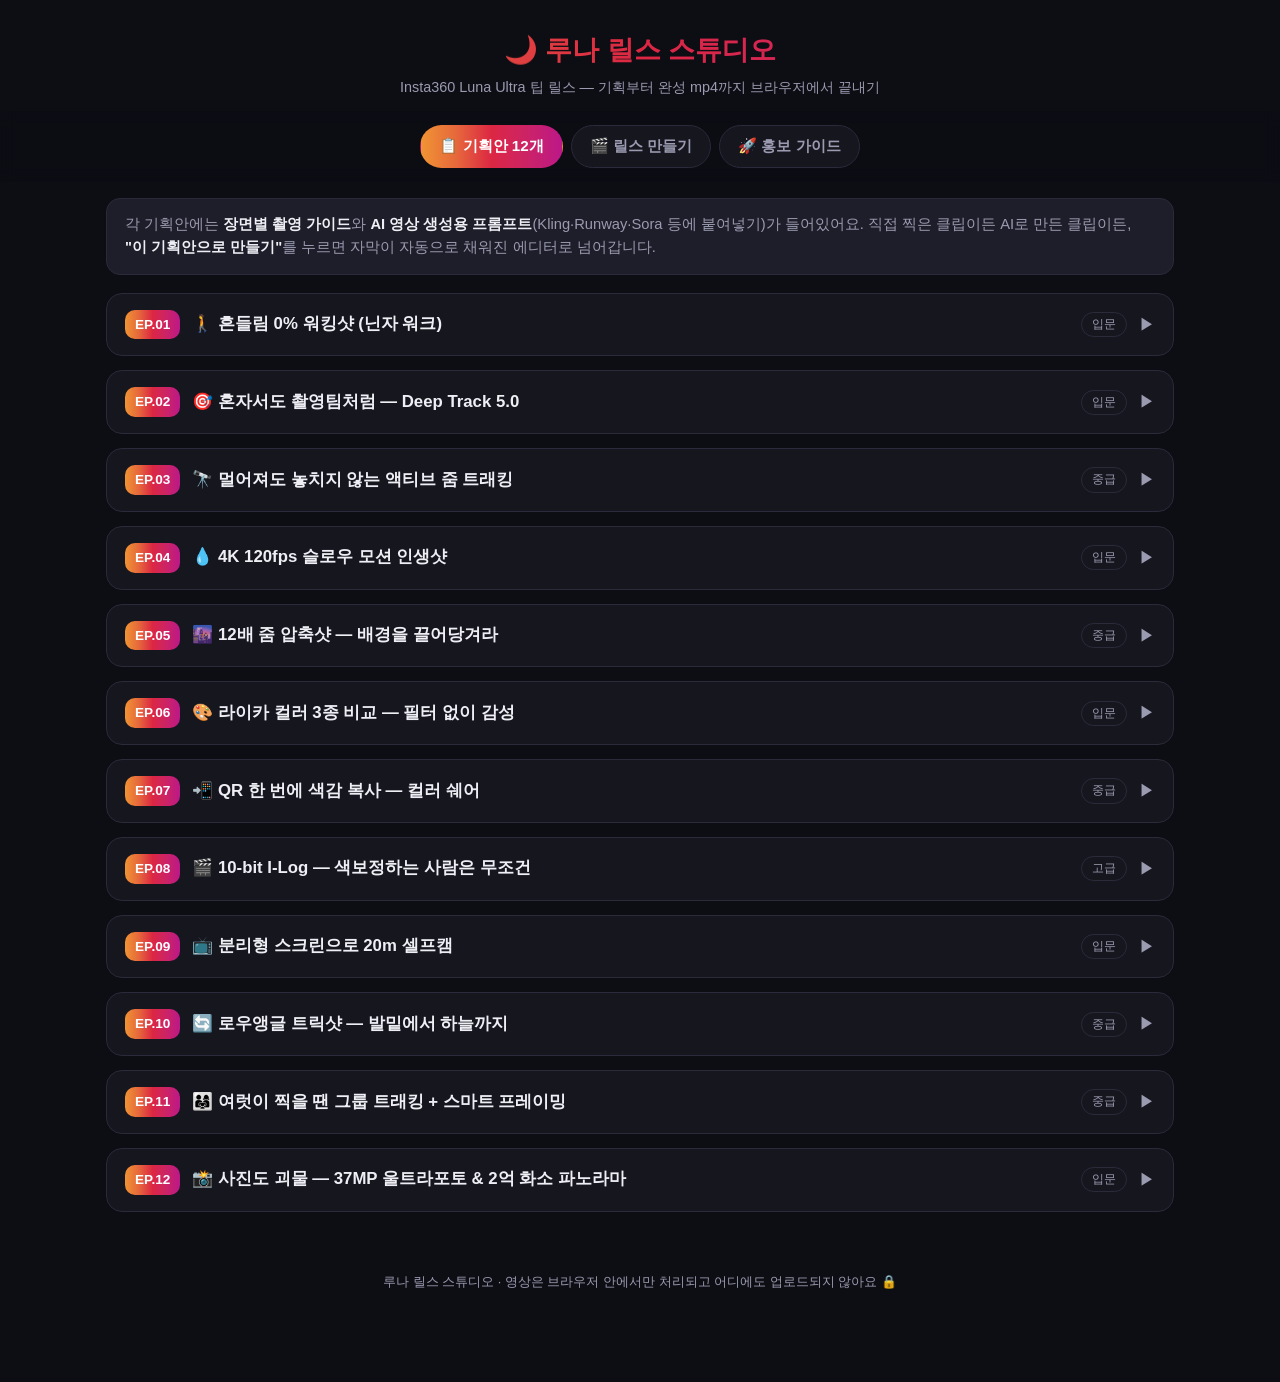
<file: luna/index.html>
<!DOCTYPE html>
<html lang="ko">
<head>
<meta charset="UTF-8">
<meta name="viewport" content="width=device-width, initial-scale=1.0">
<title>루나 릴스 스튜디오 — Insta360 Luna Ultra 팁 릴스 제작기</title>
<meta name="description" content="인스타360 루나 울트라 팁 릴스를 브라우저에서 바로 만드는 도구. 기획안 12개 + 자동 자막 렌더링 + 홍보 가이드">
<link rel="icon" href="data:image/svg+xml,<svg xmlns='http://www.w3.org/2000/svg' viewBox='0 0 100 100'><text y='.9em' font-size='90'>🌙</text></svg>">
<link rel="stylesheet" href="styles.css">
</head>
<body>

<header class="top">
  <h1>🌙 루나 릴스 스튜디오</h1>
  <p>Insta360 Luna Ultra 팁 릴스 — 기획부터 완성 mp4까지 브라우저에서 끝내기</p>
</header>

<nav class="tabs">
  <button class="tab active" data-tab="tips">📋 기획안 12개</button>
  <button class="tab" data-tab="editor">🎬 릴스 만들기</button>
  <button class="tab" data-tab="promo">🚀 홍보 가이드</button>
</nav>

<!-- ========== 탭 1: 기획안 ========== -->
<main id="tab-tips" class="panel active">
  <div class="notice">
    각 기획안에는 <b>장면별 촬영 가이드</b>와 <b>AI 영상 생성용 프롬프트</b>(Kling·Runway·Sora 등에 붙여넣기)가 들어있어요.
    직접 찍은 클립이든 AI로 만든 클립이든, <b>"이 기획안으로 만들기"</b>를 누르면 자막이 자동으로 채워진 에디터로 넘어갑니다.
  </div>
  <div id="tips-list"></div>
</main>

<!-- ========== 탭 2: 에디터 ========== -->
<main id="tab-editor" class="panel">
  <div class="editor-grid">
    <section class="ed-col">

      <div class="card">
        <h2>① 기획안 선택 (선택사항)</h2>
        <select id="template-select">
          <option value="">— 자유 모드 (직접 자막 입력) —</option>
        </select>
        <p class="hint">기획안을 고르면 타이틀과 자막이 자동으로 채워져요. 자유롭게 수정 가능!</p>
      </div>

      <div class="card">
        <h2>② 영상 클립 올리기</h2>
        <label class="dropzone" id="dropzone">
          <input type="file" id="clip-input" accept="video/*" multiple hidden>
          <span>📁 여기를 눌러 영상 선택 (여러 개 가능)</span>
          <small>직접 촬영한 클립 + AI로 만든 클립 모두 OK · 순서대로 이어붙여집니다</small>
        </label>
        <div id="clip-list"></div>
        <div class="row">
          <label>목표 길이 <input type="number" id="target-dur" value="55" min="10" max="90" step="1"> 초</label>
          <button id="auto-fit" class="btn small">⚡ 클립 시간 자동 배분</button>
        </div>
      </div>

      <div class="card">
        <h2>③ 텍스트 꾸미기</h2>
        <div class="field"><label>상단 배지</label><input type="text" id="badge-text" placeholder="예: 루나 울트라 꿀팁 EP.01" value="루나 울트라 꿀팁"></div>
        <div class="field"><label>타이틀</label><input type="text" id="title-text" placeholder="예: 흔들림 0% 워킹샷"></div>
        <div class="field"><label>워터마크 (내 계정)</label><input type="text" id="watermark-text" placeholder="@내계정" value="@"></div>
        <h3>자막 (초 단위)</h3>
        <div id="caption-list"></div>
        <button id="add-caption" class="btn small">➕ 자막 추가</button>
      </div>

      <div class="card">
        <h2>④ 소리</h2>
        <label class="check"><input type="checkbox" id="original-audio" checked> 클립 원본 소리 사용</label>
        <div class="field"><label>배경음악 (선택)</label><input type="file" id="bgm-input" accept="audio/*"></div>
        <p class="hint">💡 추천: 여기선 소리 없이 내보내고, 인스타그램 앱에서 <b>트렌딩 오디오</b>를 입히면 노출에 훨씬 유리해요.</p>
      </div>

    </section>

    <section class="ed-col preview-col">
      <div class="card sticky">
        <h2>미리보기 & 내보내기</h2>
        <div class="canvas-wrap">
          <canvas id="preview-canvas" width="1080" height="1920"></canvas>
        </div>
        <div class="row">
          <button id="btn-preview" class="btn">▶️ 미리보기</button>
          <button id="btn-stop" class="btn ghost">⏹ 정지</button>
        </div>
        <button id="btn-export" class="btn primary big">🎬 릴스 만들기 (mp4 렌더링)</button>
        <p class="hint">렌더링은 영상 길이만큼 걸려요 (55초 영상 = 약 55초). 렌더링 중 이 탭을 벗어나지 마세요!</p>
        <div id="export-status"></div>
        <div id="export-result"></div>
      </div>
    </section>
  </div>
</main>

<!-- ========== 탭 3: 홍보 가이드 ========== -->
<main id="tab-promo" class="panel">

  <div class="card">
    <h2>📅 업로드 전략</h2>
    <ul class="guide">
      <li><b>시리즈로 묶기</b> — "루나 울트라 꿀팁 EP.01 ~ EP.12"처럼 넘버링하면 다음 편이 궁금해서 팔로우해요.</li>
      <li><b>주 3회 고정 요일</b> — 예: 화·목·토. 12개면 4주 분량, 한 달 캠페인 완성.</li>
      <li><b>업로드 시간</b> — 한국 기준 <b>평일 11~13시</b> 또는 <b>19~21시</b>가 반응이 좋아요.</li>
      <li><b>커버(썸네일) 통일</b> — 같은 폰트·색으로 "EP.03 | 슬로우모션" 식으로 통일하면 프로필이 시리즈물처럼 보여요.</li>
    </ul>
  </div>

  <div class="card">
    <h2>✅ 업로드 직전 체크리스트</h2>
    <ul class="guide check-list">
      <li>첫 3초에 훅이 있는가? (질문/반전/비교)</li>
      <li>인스타그램 앱에서 <b>트렌딩 오디오</b>를 입혔는가? (음량 낮게 깔기만 해도 노출 ↑)</li>
      <li>캡션 첫 줄이 훅인가? (더보기 누르기 전에 보이는 건 첫 줄뿐)</li>
      <li>해시태그는 5~10개로 정제했는가? (아래 세트 복사)</li>
      <li>커버 이미지를 지정했는가? (프로필 그리드용)</li>
      <li>업로드 후 1시간 내 댓글에 전부 답했는가? (초반 반응이 노출을 결정)</li>
      <li>스토리에 릴스를 공유하고 투표/질문 스티커를 붙였는가?</li>
      <li>고정 댓글에 다음 편 예고를 남겼는가?</li>
    </ul>
  </div>

  <div class="card">
    <h2>#️⃣ 해시태그 세트 (탭해서 복사)</h2>
    <div class="tag-set" data-copy="#인스타360 #insta360 #루나울트라 #lunaultra #짐벌카메라 #브이로그카메라 #영상꿀팁 #릴스꿀팁 #카메라추천 #브이로그">
      <b>기본 세트</b><span>#인스타360 #insta360 #루나울트라 #lunaultra #짐벌카메라 #브이로그카메라 #영상꿀팁 #릴스꿀팁 #카메라추천 #브이로그</span>
    </div>
    <div class="tag-set" data-copy="#루나울트라 #lunaultra #여행카메라 #여행스타그램 #인생샷 #노을맛집 #시네마틱 #travelreels #insta360 #여행브이로그">
      <b>여행·풍경용</b><span>#루나울트라 #lunaultra #여행카메라 #여행스타그램 #인생샷 #노을맛집 #시네마틱 #travelreels #insta360 #여행브이로그</span>
    </div>
    <div class="tag-set" data-copy="#루나울트라 #lunaultra #육아스타그램 #가족영상 #아이촬영 #반려견스타그램 #일상기록 #insta360 #브이로그카메라 #영상꿀팁">
      <b>가족·일상용</b><span>#루나울트라 #lunaultra #육아스타그램 #가족영상 #아이촬영 #반려견스타그램 #일상기록 #insta360 #브이로그카메라 #영상꿀팁</span>
    </div>
    <div class="tag-set" data-copy="#루나울트라 #lunaultra #색보정 #다빈치리졸브 #시네마틱 #영상편집 #filmmaking #videography #insta360 #영상제작">
      <b>전문가·편집용</b><span>#루나울트라 #lunaultra #색보정 #다빈치리졸브 #시네마틱 #영상편집 #filmmaking #videography #insta360 #영상제작</span>
    </div>
  </div>

  <div class="card">
    <h2>💬 참여 유도 문구 (고정 댓글용)</h2>
    <ul class="guide">
      <li>"다음 편은 [다음 팁 제목]! 궁금하면 팔로우 🔔"</li>
      <li>"여러분은 루나 울트라로 뭘 제일 찍고 싶어요? 👇"</li>
      <li>"따라 해보고 결과물 스토리에 태그해 주세요, 제가 공유할게요!"</li>
    </ul>
  </div>

</main>

<footer class="foot">루나 릴스 스튜디오 · 영상은 브라우저 안에서만 처리되고 어디에도 업로드되지 않아요 🔒</footer>

<script src="tips.js"></script>
<script src="app.js"></script>
<script src="editor.js"></script>
</body>
</html>
</file>
<file: luna/styles.css>
* { margin: 0; padding: 0; box-sizing: border-box; }

:root {
  --bg: #0d0d14;
  --card: #16161f;
  --card2: #1e1e2a;
  --line: #2a2a3a;
  --txt: #eeeef4;
  --sub: #9a9ab0;
  --grad: linear-gradient(90deg, #f09433, #e6683c, #dc2743, #cc2366, #bc1888);
  --accent: #e6683c;
}

body {
  background: var(--bg);
  color: var(--txt);
  font-family: Pretendard, "Apple SD Gothic Neo", "Noto Sans KR", -apple-system, sans-serif;
  line-height: 1.6;
  padding-bottom: 60px;
}

.top { text-align: center; padding: 28px 16px 12px; }
.top h1 {
  font-size: 1.7rem;
  background: var(--grad);
  -webkit-background-clip: text;
  background-clip: text;
  -webkit-text-fill-color: transparent;
}
.top p { color: var(--sub); font-size: .9rem; margin-top: 4px; }

.tabs {
  display: flex; gap: 8px; justify-content: center;
  padding: 14px 16px; position: sticky; top: 0;
  background: rgba(13,13,20,.92); backdrop-filter: blur(8px); z-index: 50;
}
.tab {
  border: 1px solid var(--line); background: var(--card); color: var(--sub);
  padding: 10px 18px; border-radius: 999px; font-size: .95rem; cursor: pointer;
  font-weight: 600; transition: all .15s;
}
.tab.active { background: var(--grad); color: #fff; border-color: transparent; }

.panel { display: none; max-width: 1100px; margin: 0 auto; padding: 16px; }
.panel.active { display: block; }

.notice {
  background: var(--card2); border: 1px solid var(--line); border-radius: 14px;
  padding: 14px 18px; font-size: .92rem; color: var(--sub); margin-bottom: 18px;
}
.notice b { color: var(--txt); }

/* ---- 팁 카드 ---- */
.tip-card {
  background: var(--card); border: 1px solid var(--line); border-radius: 16px;
  margin-bottom: 14px; overflow: hidden;
}
.tip-head {
  display: flex; align-items: center; gap: 12px; padding: 16px 18px; cursor: pointer;
  user-select: none;
}
.tip-num {
  background: var(--grad); color: #fff; font-weight: 800; border-radius: 10px;
  padding: 4px 10px; font-size: .85rem; white-space: nowrap;
}
.tip-head h3 { font-size: 1.05rem; flex: 1; }
.tip-level { font-size: .75rem; color: var(--sub); border: 1px solid var(--line); border-radius: 999px; padding: 2px 10px; white-space: nowrap; }
.tip-arrow { color: var(--sub); transition: transform .2s; }
.tip-card.open .tip-arrow { transform: rotate(90deg); }
.tip-body { display: none; padding: 0 18px 18px; }
.tip-card.open .tip-body { display: block; }

.tip-hook { background: var(--card2); border-radius: 10px; padding: 10px 14px; font-size: .92rem; margin-bottom: 12px; }
.tip-hook b { color: var(--accent); }

.scene {
  border: 1px solid var(--line); border-radius: 12px; padding: 12px 14px; margin-bottom: 8px;
  font-size: .9rem;
}
.scene-head { display: flex; gap: 8px; align-items: center; margin-bottom: 4px; }
.scene-time { background: var(--card2); border-radius: 6px; padding: 1px 8px; font-size: .78rem; color: var(--accent); font-weight: 700; }
.scene-label { font-weight: 700; }
.scene-action { color: var(--sub); }
.ai-prompt {
  margin-top: 8px; background: #10101a; border: 1px dashed #3a3a52; border-radius: 8px;
  padding: 8px 10px; font-size: .8rem; color: #8ab4f8; font-family: monospace;
  cursor: pointer; word-break: break-all;
}
.ai-prompt::before { content: "🤖 AI 영상 프롬프트 (탭해서 복사)  "; color: var(--sub); font-family: inherit; display: block; font-size: .75rem; margin-bottom: 2px; }
.ai-prompt.copied { border-color: #4caf50; }

.tip-actions { display: flex; gap: 8px; flex-wrap: wrap; margin-top: 12px; }

/* ---- 버튼 ---- */
.btn {
  border: 1px solid var(--line); background: var(--card2); color: var(--txt);
  border-radius: 10px; padding: 10px 16px; font-size: .9rem; cursor: pointer; font-weight: 600;
}
.btn:hover { border-color: var(--accent); }
.btn.primary { background: var(--grad); border: none; color: #fff; }
.btn.big { width: 100%; padding: 14px; font-size: 1.05rem; margin-top: 10px; }
.btn.small { padding: 6px 12px; font-size: .82rem; }
.btn.ghost { background: transparent; }
.btn:disabled { opacity: .45; cursor: not-allowed; }

/* ---- 에디터 ---- */
.editor-grid { display: grid; grid-template-columns: 1fr 360px; gap: 16px; align-items: start; }
@media (max-width: 900px) { .editor-grid { grid-template-columns: 1fr; } .preview-col { order: -1; } }

.card {
  background: var(--card); border: 1px solid var(--line); border-radius: 16px;
  padding: 18px; margin-bottom: 14px;
}
.card h2 { font-size: 1rem; margin-bottom: 12px; }
.card h3 { font-size: .9rem; margin: 14px 0 8px; }
.card.sticky { position: sticky; top: 76px; }

select, input[type="text"], input[type="number"] {
  width: 100%; background: var(--card2); border: 1px solid var(--line); color: var(--txt);
  border-radius: 10px; padding: 10px 12px; font-size: .9rem; font-family: inherit;
}
input[type="number"] { width: 72px; }
input[type="file"] { color: var(--sub); font-size: .85rem; }

.field { margin-bottom: 10px; }
.field label { display: block; font-size: .8rem; color: var(--sub); margin-bottom: 4px; }
.row { display: flex; gap: 10px; align-items: center; flex-wrap: wrap; margin-top: 10px; }
.row label { font-size: .85rem; color: var(--sub); }
.hint { font-size: .8rem; color: var(--sub); margin-top: 8px; }
.check { font-size: .9rem; display: flex; gap: 8px; align-items: center; margin-bottom: 10px; }

.dropzone {
  display: flex; flex-direction: column; align-items: center; gap: 4px;
  border: 2px dashed var(--line); border-radius: 14px; padding: 26px 16px;
  cursor: pointer; text-align: center; transition: border-color .15s;
}
.dropzone:hover, .dropzone.drag { border-color: var(--accent); }
.dropzone small { color: var(--sub); font-size: .78rem; }

.clip-item {
  display: flex; gap: 10px; align-items: center; background: var(--card2);
  border-radius: 12px; padding: 8px 10px; margin-top: 8px; font-size: .85rem;
}
.clip-thumb { width: 46px; height: 70px; border-radius: 8px; object-fit: cover; background: #000; flex-shrink: 0; }
.clip-info { flex: 1; min-width: 0; }
.clip-name { white-space: nowrap; overflow: hidden; text-overflow: ellipsis; font-weight: 600; }
.clip-trim { display: flex; gap: 6px; align-items: center; color: var(--sub); font-size: .78rem; margin-top: 3px; flex-wrap: wrap; }
.clip-trim input { padding: 3px 6px; width: 60px; font-size: .8rem; }
.clip-btns { display: flex; flex-direction: column; gap: 3px; }
.clip-btns button {
  background: none; border: 1px solid var(--line); color: var(--sub); border-radius: 6px;
  cursor: pointer; font-size: .7rem; padding: 2px 7px;
}
.clip-btns button:hover { color: var(--txt); border-color: var(--accent); }

.cap-row { display: flex; gap: 6px; margin-bottom: 6px; align-items: center; }
.cap-row input[type="text"] { flex: 1; }
.cap-row input[type="number"] { width: 60px; padding: 8px 6px; }
.cap-del { background: none; border: none; color: var(--sub); cursor: pointer; font-size: 1rem; }
.cap-del:hover { color: #ff5470; }

.canvas-wrap { display: flex; justify-content: center; margin-bottom: 12px; }
#preview-canvas {
  width: 100%; max-width: 250px; aspect-ratio: 9/16; border-radius: 16px;
  background: #000; border: 1px solid var(--line);
}

#export-status { font-size: .85rem; color: var(--accent); margin-top: 10px; min-height: 1.2em; font-weight: 600; }
#export-result video { width: 100%; max-width: 250px; border-radius: 12px; margin: 10px auto 6px; display: block; }
#export-result a.dl {
  display: block; text-align: center; background: var(--grad); color: #fff; font-weight: 700;
  padding: 12px; border-radius: 10px; text-decoration: none; margin-top: 8px;
}

/* ---- 홍보 가이드 ---- */
.guide { list-style: none; }
.guide li { padding: 8px 0; border-bottom: 1px solid var(--line); font-size: .92rem; }
.guide li:last-child { border-bottom: none; }
.guide b { color: var(--accent); }
.check-list li::before { content: "☑️ "; }

.tag-set {
  background: var(--card2); border: 1px solid var(--line); border-radius: 12px;
  padding: 12px 14px; margin-bottom: 10px; cursor: pointer; font-size: .85rem;
}
.tag-set:hover { border-color: var(--accent); }
.tag-set b { display: block; margin-bottom: 4px; }
.tag-set span { color: #8ab4f8; word-break: break-all; }
.tag-set.copied { border-color: #4caf50; }
.tag-set.copied b::after { content: " — 복사됨 ✓"; color: #4caf50; }

.foot { text-align: center; color: var(--sub); font-size: .8rem; padding: 30px 16px; }
</file>
